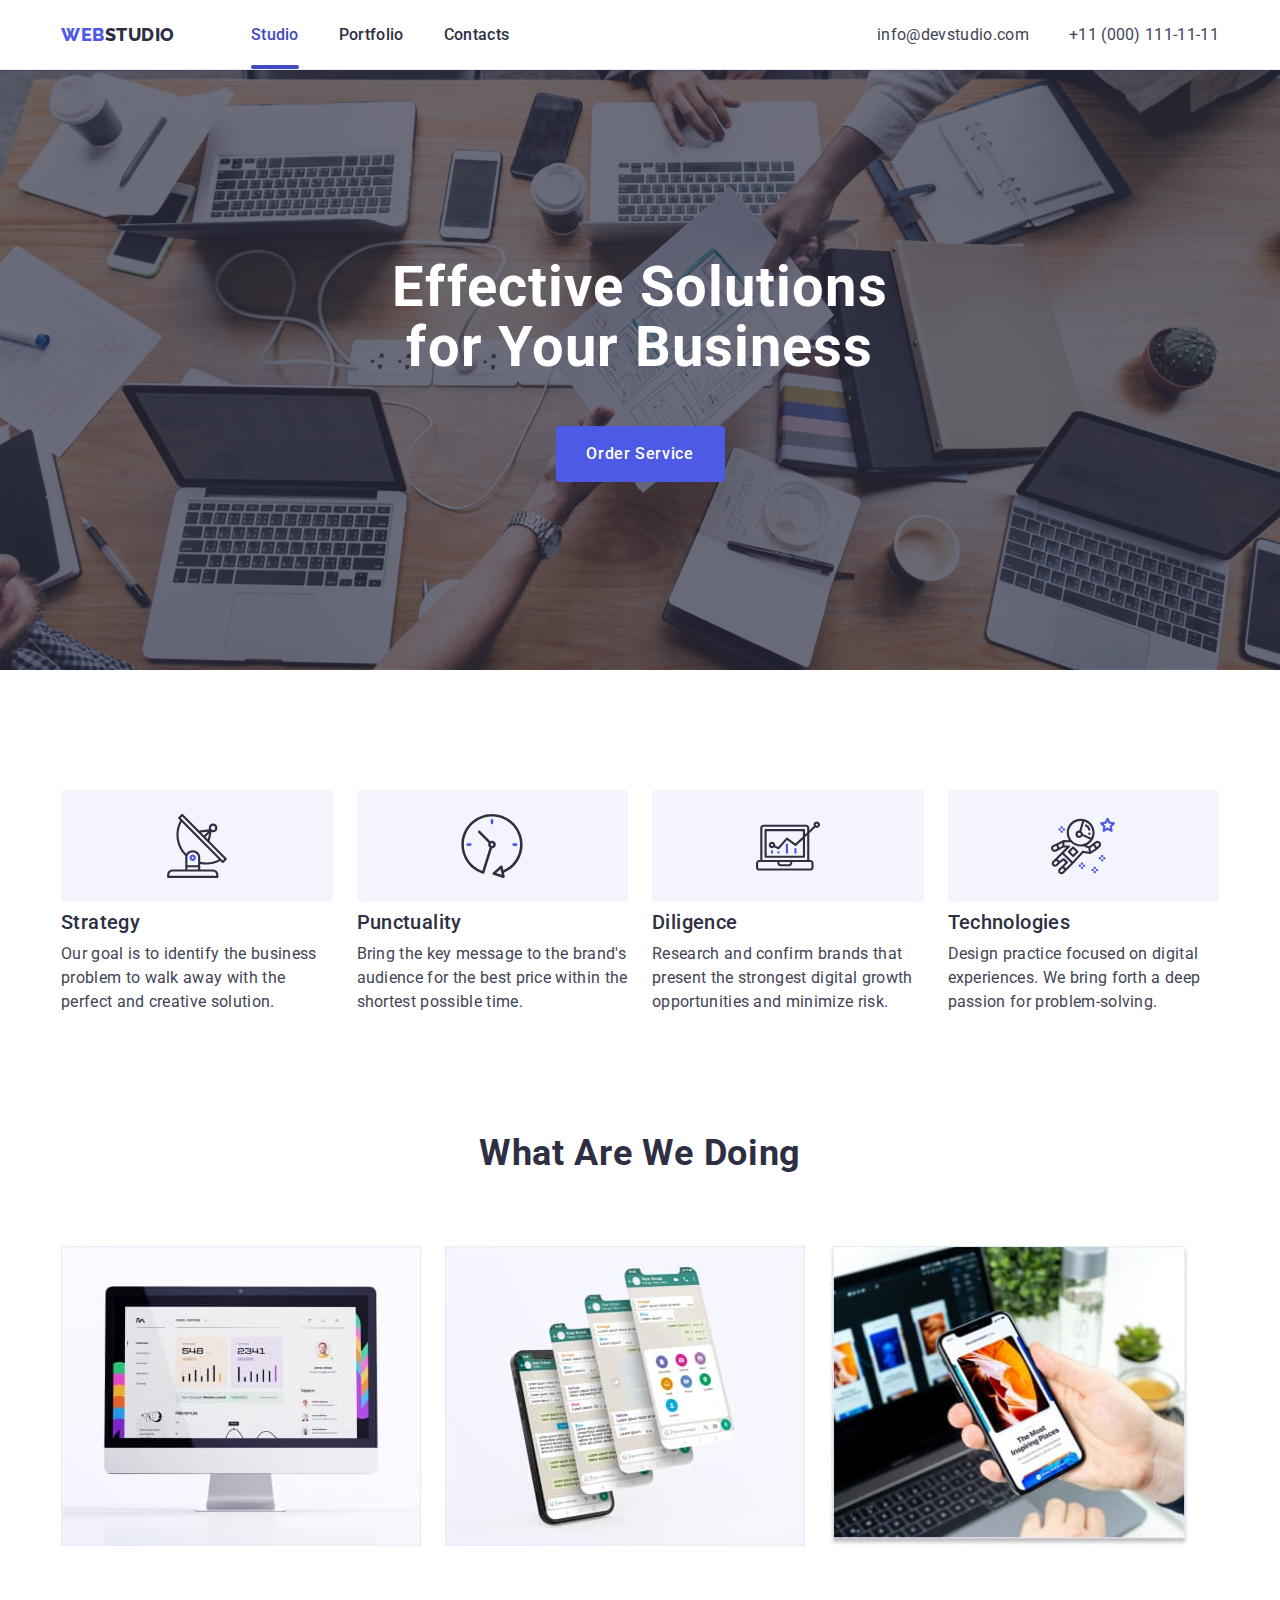
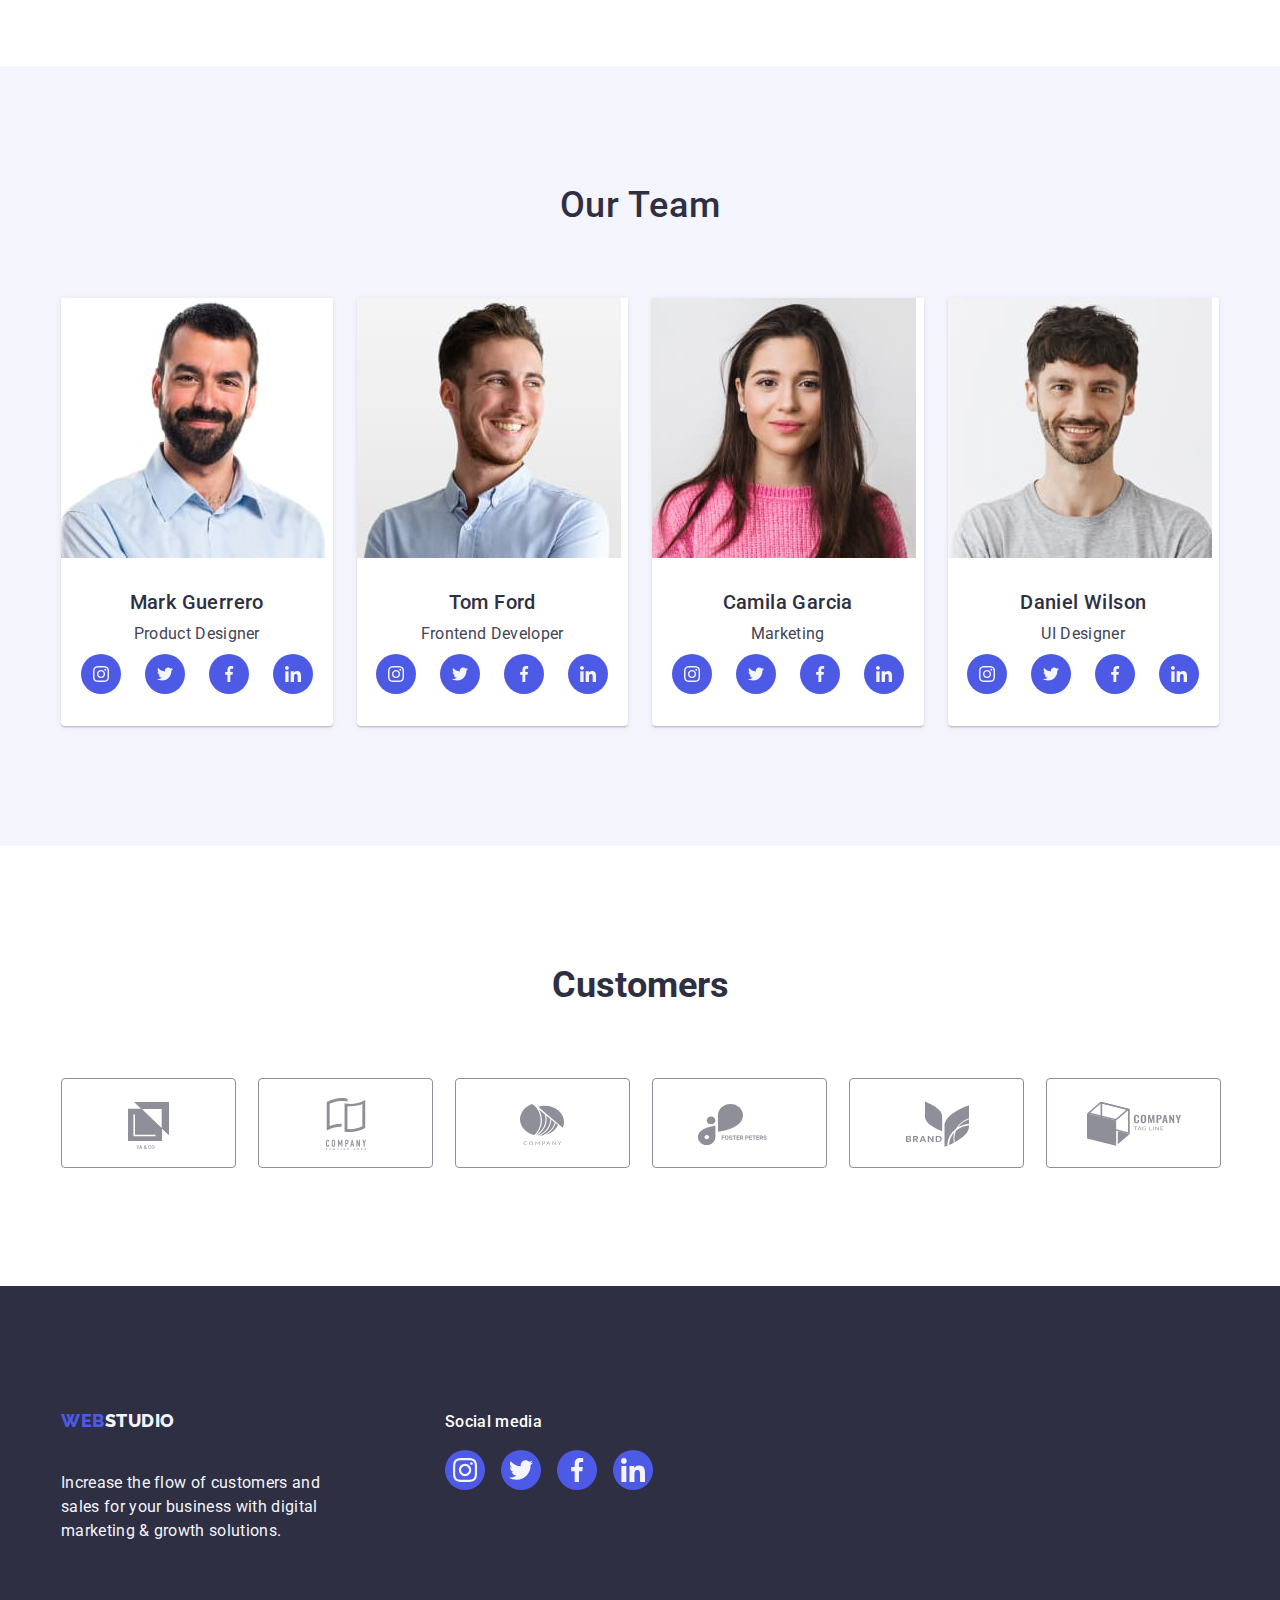
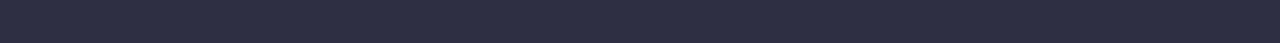
<file: index.html>
<!DOCTYPE html>
<html lang="en">
  <head>
    <meta charset="UTF-8" />
    <meta name="viewport" content="width=device-width, initial-scale=1.0" />
    <title>Homework #5</title>

    <!-- modern normalize -->
    <link
      rel="stylesheet"
      href="https://cdnjs.cloudflare.com/ajax/libs/modern-normalize/2.0.0/modern-normalize.min.css"
      integrity="sha512-4xo8blKMVCiXpTaLzQSLSw3KFOVPWhm/TRtuPVc4WG6kUgjH6J03IBuG7JZPkcWMxJ5huwaBpOpnwYElP/m6wg=="
      crossorigin="anonymous"
      referrerpolicy="no-referrer"
    />

    <link rel="preconnect" href="https://fonts.googleapis.com" />
    <link rel="preconnect" href="https://fonts.gstatic.com" crossorigin />
    <link
      href="https://fonts.googleapis.com/css2?family=Raleway:wght@100;200;300;400;500;600;700;900&family=Roboto:wght@100;300;400;500;700;900&display=swap"
      rel="stylesheet"
    />
    <link rel="stylesheet" href="./css/styles.css" />
  </head>

  <body>
    <!-- Header -->
    <header class="header">
      <div class="nav-container container">
        <nav class="nav">
          <a class="logo link" href="./index.html"
            >Web<span class="spanlogo">Studio</span></a
          >
          <ul class="list menu">
            <li class="list-header">
              <a class="link item active" href="./index.html">Studio</a>
            </li>
            <li class="list-header">
              <a class="link item" href="./portfolio.html">Portfolio</a>
            </li>
            <li class="list-header">
              <a class="link item" href="">Contacts</a>
            </li>
          </ul>
        </nav>

        <address class="address">
          <ul class="list">
            <li class="item">
              <a href="mailto:info@devstudio.com" class="link contact"
                >info@devstudio.com</a
              >
            </li>
            <li class="item">
              <a href="tel:+110001111111" class="link contact"
                >+11 (000) 111-11-11</a
              >
            </li>
          </ul>
        </address>
      </div>
    </header>
    <!-- Header -->
    <main>
      <!-- Section 1 -->
      <section class="section-one">
        <div class="container">
          <h1 class="hero-header">Effective Solutions for Your Business</h1>
          <button type="button" class="button" data-modal-open>
            Order Service
          </button>
        </div>
      </section>
      <!-- Section 1 -->

      <!-- Section 2 -->

      <section class="section-two">
        <div class="container">
          <h2 class="visually-hidden">List</h2>
          <ul class="list section-two-list">
            <li class="list-calc">
              <div class="icon-container">
                <svg xmlns="http://www.w3.org/2000/svg" width="64" height="64">
                  <use href="./images/icons.svg#antenna"></use>
                </svg>
              </div>
              <h3 class="section-header section-two-header">Strategy</h3>
              <p class="list-text">
                Our goal is to identify the business problem to walk away with
                the perfect and creative solution.
              </p>
            </li>
            <li class="list-calc">
              <div class="icon-container">
                <svg xmlns="http://www.w3.org/2000/svg" width="64" height="64">
                  <use href="./images/icons.svg#clock"></use>
                </svg>
              </div>
              <h3 class="section-header section-two-header">Punctuality</h3>
              <p class="list-text">
                Bring the key message to the brand's audience for the best price
                within the shortest possible time.
              </p>
            </li>
            <li class="list-calc">
              <div class="icon-container">
                <svg xmlns="http://www.w3.org/2000/svg" width="64" height="64">
                  <use href="./images/icons.svg#diagram"></use>
                </svg>
              </div>
              <h3 class="section-header section-two-header">Diligence</h3>
              <p class="list-text">
                Research and confirm brands that present the strongest digital
                growth opportunities and minimize risk.
              </p>
            </li>
            <li class="list-calc">
              <div class="icon-container">
                <svg xmlns="http://www.w3.org/2000/svg" width="64" height="64">
                  <use href="./images/icons.svg#astronaut"></use>
                </svg>
              </div>
              <h3 class="section-header section-two-header">Technologies</h3>
              <p class="list-text">
                Design practice focused on digital experiences. We bring forth a
                deep passion for problem-solving.
              </p>
            </li>
          </ul>
        </div>
      </section>
      <!-- Section 2 -->

      <!-- Section 3 -->
      <section class="section-three">
        <div class="container">
          <h2 class="sectionthree-header">What are we doing</h2>
          <ul class="list service">
            <li class="list-calc">
              <img
                src="./images/img1.jpg"
                alt="computer"
                width="360"
                height="300"
              />
            </li>
            <li class="list-calc">
              <img
                src="./images/img2.jpg"
                alt="cellphone"
                width="360"
                height="300"
              />
            </li>
            <li class="list-calc">
              <img
                src="./images/img3.jpg"
                alt="hands"
                width="360"
                height="300"
              />
            </li>
          </ul>
        </div>
      </section>
      <!-- Section 3 -->

      <!-- Section 4 -->
      <section class="section-four">
        <div class="container">
          <h2 class="sectionfour-header">Our Team</h2>
          <ul class="list team">
            <li class="sectionfour-list list-calc">
              <img
                src="./images/mark.jpg"
                alt="Mark Guerrero"
                width="264"
                height="260"
              />
              <div class="member-info">
                <h3 class="section-header section-four-name">Mark Guerrero</h3>
                <p class="sectionfour-text">Product Designer</p>
                <ul class="list socmed-list">
                  <!-- insagram-->
                  <li class="socmed-items">
                    <a href="#" class="socmed-link">
                      <svg
                        class="socmed-icon"
                        xmlns="http://www.w3.org/2000/svg"
                        width="16"
                        height="16"
                      >
                        <use href="./images/icons.svg#instagram"></use>
                      </svg>
                    </a>
                  </li>
                  <!-- insagram-->
                  <li class="socmed-items">
                    <a href="#" class="socmed-link">
                      <svg
                        class="socmed-icon"
                        xmlns="http://www.w3.org/2000/svg"
                        width="16"
                        height="16"
                      >
                        <use href="./images/icons.svg#twitter"></use>
                      </svg>
                    </a>
                  </li>
                  <!-- facebook-->
                  <li class="socmed-items">
                    <a href="#" class="socmed-link">
                      <svg
                        class="socmed-icon"
                        xmlns="http://www.w3.org/2000/svg"
                        width="16"
                        height="16"
                      >
                        <use href="./images/icons.svg#facebook"></use>
                      </svg>
                    </a>
                  </li>
                  <!-- facebook-->

                  <!-- linkedin-->
                  <li class="socmed-items">
                    <a href="#" class="socmed-link">
                      <svg
                        class="socmed-icon"
                        xmlns="http://www.w3.org/2000/svg"
                        width="16"
                        height="16"
                      >
                        <use href="./images/icons.svg#linkedin"></use>
                      </svg>
                    </a>
                  </li>
                </ul>
              </div>
            </li>

            <li class="sectionfour-list list-calc">
              <img
                src="./images/tom.jpg"
                alt="Tom Ford"
                width="264"
                height="260"
              />
              <div class="member-info">
                <h3 class="section-header section-four-name">Tom Ford</h3>
                <p class="sectionfour-text">Frontend Developer</p>
                <ul class="list socmed-list">
                  <!-- insagram-->
                  <li class="socmed-items">
                    <a href="#" class="socmed-link">
                      <svg
                        class="socmed-icon"
                        xmlns="http://www.w3.org/2000/svg"
                        width="16"
                        height="16"
                      >
                        <use href="./images/icons.svg#instagram"></use>
                      </svg>
                    </a>
                  </li>
                  <!-- insagram-->
                  <li class="socmed-items">
                    <a href="#" class="socmed-link">
                      <svg
                        class="socmed-icon"
                        xmlns="http://www.w3.org/2000/svg"
                        width="16"
                        height="16"
                      >
                        <use href="./images/icons.svg#twitter"></use>
                      </svg>
                    </a>
                  </li>
                  <!-- facebook-->
                  <li class="socmed-items">
                    <a href="#" class="socmed-link">
                      <svg
                        class="socmed-icon"
                        xmlns="http://www.w3.org/2000/svg"
                        width="16"
                        height="16"
                      >
                        <use href="./images/icons.svg#facebook"></use>
                      </svg>
                    </a>
                  </li>
                  <!-- facebook-->

                  <!-- linkedin-->
                  <li class="socmed-items">
                    <a href="#" class="socmed-link">
                      <svg
                        class="socmed-icon"
                        xmlns="http://www.w3.org/2000/svg"
                        width="16"
                        height="16"
                      >
                        <use href="./images/icons.svg#linkedin"></use>
                      </svg>
                    </a>
                  </li>
                </ul>
              </div>
            </li>

            <li class="sectionfour-list list-calc">
              <img
                src="./images/camila.jpg"
                alt="Camila Garcia"
                width="264"
                height="260"
              />
              <div class="member-info">
                <h3 class="section-header section-four-name">Camila Garcia</h3>
                <p class="sectionfour-text">Marketing</p>
                <ul class="list socmed-list">
                  <!-- insagram-->
                  <li class="socmed-items">
                    <a href="#" class="socmed-link">
                      <svg
                        class="socmed-icon"
                        xmlns="http://www.w3.org/2000/svg"
                        width="16"
                        height="16"
                      >
                        <use href="./images/icons.svg#instagram"></use>
                      </svg>
                    </a>
                  </li>
                  <!-- insagram-->
                  <li class="socmed-items">
                    <a href="#" class="socmed-link">
                      <svg
                        class="socmed-icon"
                        xmlns="http://www.w3.org/2000/svg"
                        width="16"
                        height="16"
                      >
                        <use href="./images/icons.svg#twitter"></use>
                      </svg>
                    </a>
                  </li>
                  <!-- facebook-->
                  <li class="socmed-items">
                    <a href="#" class="socmed-link">
                      <svg
                        class="socmed-icon"
                        xmlns="http://www.w3.org/2000/svg"
                        width="16"
                        height="16"
                      >
                        <use href="./images/icons.svg#facebook"></use>
                      </svg>
                    </a>
                  </li>
                  <!-- facebook-->

                  <!-- linkedin-->
                  <li class="socmed-items">
                    <a href="#" class="socmed-link">
                      <svg
                        class="socmed-icon"
                        xmlns="http://www.w3.org/2000/svg"
                        width="16"
                        height="16"
                      >
                        <use href="./images/icons.svg#linkedin"></use>
                      </svg>
                    </a>
                  </li>
                </ul>
              </div>
            </li>

            <li class="sectionfour-list list-calc">
              <img
                src="./images/daniel.jpg"
                alt="Daniel Wilson"
                width="264"
                height="260"
              />
              <div class="member-info">
                <h3 class="section-header section-four-name">Daniel Wilson</h3>
                <p class="sectionfour-text">UI Designer</p>
                <ul class="list socmed-list">
                  <!-- insagram-->
                  <li class="socmed-items">
                    <a href="#" class="socmed-link">
                      <svg
                        class="socmed-icon"
                        xmlns="http://www.w3.org/2000/svg"
                        width="16"
                        height="16"
                      >
                        <use href="./images/icons.svg#instagram"></use>
                      </svg>
                    </a>
                  </li>
                  <!-- insagram-->
                  <li class="socmed-items">
                    <a href="#" class="socmed-link">
                      <svg
                        class="socmed-icon"
                        xmlns="http://www.w3.org/2000/svg"
                        width="16"
                        height="16"
                      >
                        <use href="./images/icons.svg#twitter"></use>
                      </svg>
                    </a>
                  </li>
                  <!-- facebook-->
                  <li class="socmed-items">
                    <a href="#" class="socmed-link">
                      <svg
                        class="socmed-icon"
                        xmlns="http://www.w3.org/2000/svg"
                        width="16"
                        height="16"
                      >
                        <use href="./images/icons.svg#facebook"></use>
                      </svg>
                    </a>
                  </li>
                  <!-- facebook-->

                  <!-- linkedin-->
                  <li class="socmed-items">
                    <a href="#" class="socmed-link">
                      <svg
                        class="socmed-icon"
                        xmlns="http://www.w3.org/2000/svg"
                        width="16"
                        height="16"
                      >
                        <use href="./images/icons.svg#linkedin"></use>
                      </svg>
                    </a>
                  </li>
                </ul>
              </div>
            </li>
          </ul>
        </div>
      </section>
      <!-- Section 4 -->

      <!-- Section 5 -->
      <section class="section-five">
        <div class="container">
          <h2 class="section-five-header">Customers</h2>

          <ul class="customer list">
            <!--customer one-->
            <li class="customer-list">
              <a href="#" class="customer-link">
                <svg
                  xmlns="http://www.w3.org/2000/svg"
                  width="104"
                  height="56"
                  class="customer-icon"
                >
                  <use href="./images/icons.svg#customer-one"></use>
                </svg>
              </a>
            </li>

            <!--customer two-->
            <li class="customer-list">
              <a href="#" class="customer-link">
                <svg
                  xmlns="http://www.w3.org/2000/svg"
                  width="104"
                  height="56"
                  class="customer-icon"
                >
                  <use href="./images/icons.svg#customer-two"></use>
                </svg>
              </a>
            </li>

            <!--customer three-->
            <li class="customer-list">
              <a href="#" class="customer-link">
                <svg
                  xmlns="http://www.w3.org/2000/svg"
                  width="104"
                  height="56"
                  class="customer-icon"
                >
                  <use href="./images/icons.svg#customer-three"></use>
                </svg>
              </a>
            </li>

            <!--customer four-->
            <li class="customer-list">
              <a href="#" class="customer-link">
                <svg
                  xmlns="http://www.w3.org/2000/svg"
                  width="104"
                  height="56"
                  class="customer-icon"
                >
                  <use href="./images/icons.svg#customer-four"></use>
                </svg>
              </a>
            </li>

            <!--customer five-->
            <li class="customer-list">
              <a href="#" class="customer-link">
                <svg
                  xmlns="http://www.w3.org/2000/svg"
                  width="104"
                  height="56"
                  class="customer-icon"
                >
                  <use href="./images/icons.svg#customer-five"></use>
                </svg>
              </a>
            </li>

            <!--customer six-->
            <li class="customer-list">
              <a href="#" class="customer-link">
                <svg
                  xmlns="http://www.w3.org/2000/svg"
                  width="104"
                  height="56"
                  class="customer-icon"
                >
                  <use href="./images/icons.svg#customer-six"></use>
                </svg>
              </a>
            </li>
          </ul>
        </div>
      </section>
      <!-- Section 5 -->
    </main>

    <!--footer-->
    <footer class="footer">
      <div class="container footer-container">
        <div class="footer-wrapper">
          <a href="./index.html" class="logo link footer-link"
            >Web<span class="logofooter">Studio</span></a
          >
          <p class="footerp">
            Increase the flow of customers and sales for your business with
            digital marketing & growth solutions.
          </p>
        </div>

        <div class="footer-wrapper">
          <p class="footer-psocmed">Social media</p>
          <ul class="list footer-socmed">
            <!-- insagram-->
            <li class="footer-socmed-icons">
              <a href="#" class="footer-socmed-link">
                <svg
                  class="footer-socmed-icon"
                  xmlns="http://www.w3.org/2000/svg"
                  width="24"
                  height="24"
                >
                  <use href="./images/icons.svg#footer-instagram"></use>
                </svg>
              </a>
            </li>
            <!-- insagram-->
            <li class="footer-socmed-icons">
              <a href="#" class="footer-socmed-link">
                <svg
                  class="footer-socmed-icon"
                  xmlns="http://www.w3.org/2000/svg"
                  width="24"
                  height="24"
                >
                  <use href="./images/icons.svg#footer-twitter"></use>
                </svg>
              </a>
            </li>
            <!-- facebook-->
            <li class="footer-socmed-icons">
              <a href="#" class="footer-socmed-link">
                <svg
                  class="footer-socmed-icon"
                  xmlns="http://www.w3.org/2000/svg"
                  width="24"
                  height="24"
                >
                  <use href="./images/icons.svg#footer-facebook"></use>
                </svg>
              </a>
            </li>
            <!-- facebook-->

            <!-- linkedin-->
            <li class="footer-socmed-icons">
              <a href="#" class="footer-socmed-link">
                <svg
                  class="footer-socmed-icon"
                  xmlns="http://www.w3.org/2000/svg"
                  width="24"
                  height="24"
                >
                  <use href="./images/icons.svg#footer-linkedin"></use>
                </svg>
              </a>
            </li>
          </ul>
        </div>
      </div>
    </footer>
    <!--modal-->
    <div class="modal-order-service is-hidden" data-modal>
      <div class="modal-window">
        <button type="button" class="modal-close-button" data-modal-close>
          <svg
            class="modal-close-icon"
            xmlns="http://www.w3.org/2000/svg"
            width="8"
            height="8"
          >
            <use href="./images/icons.svg#modal-close"></use>
          </svg>
        </button>
      </div>
    </div>
    <!--modal-->

    <script src="./js/modal.js"></script>
  </body>
</html>
</file>
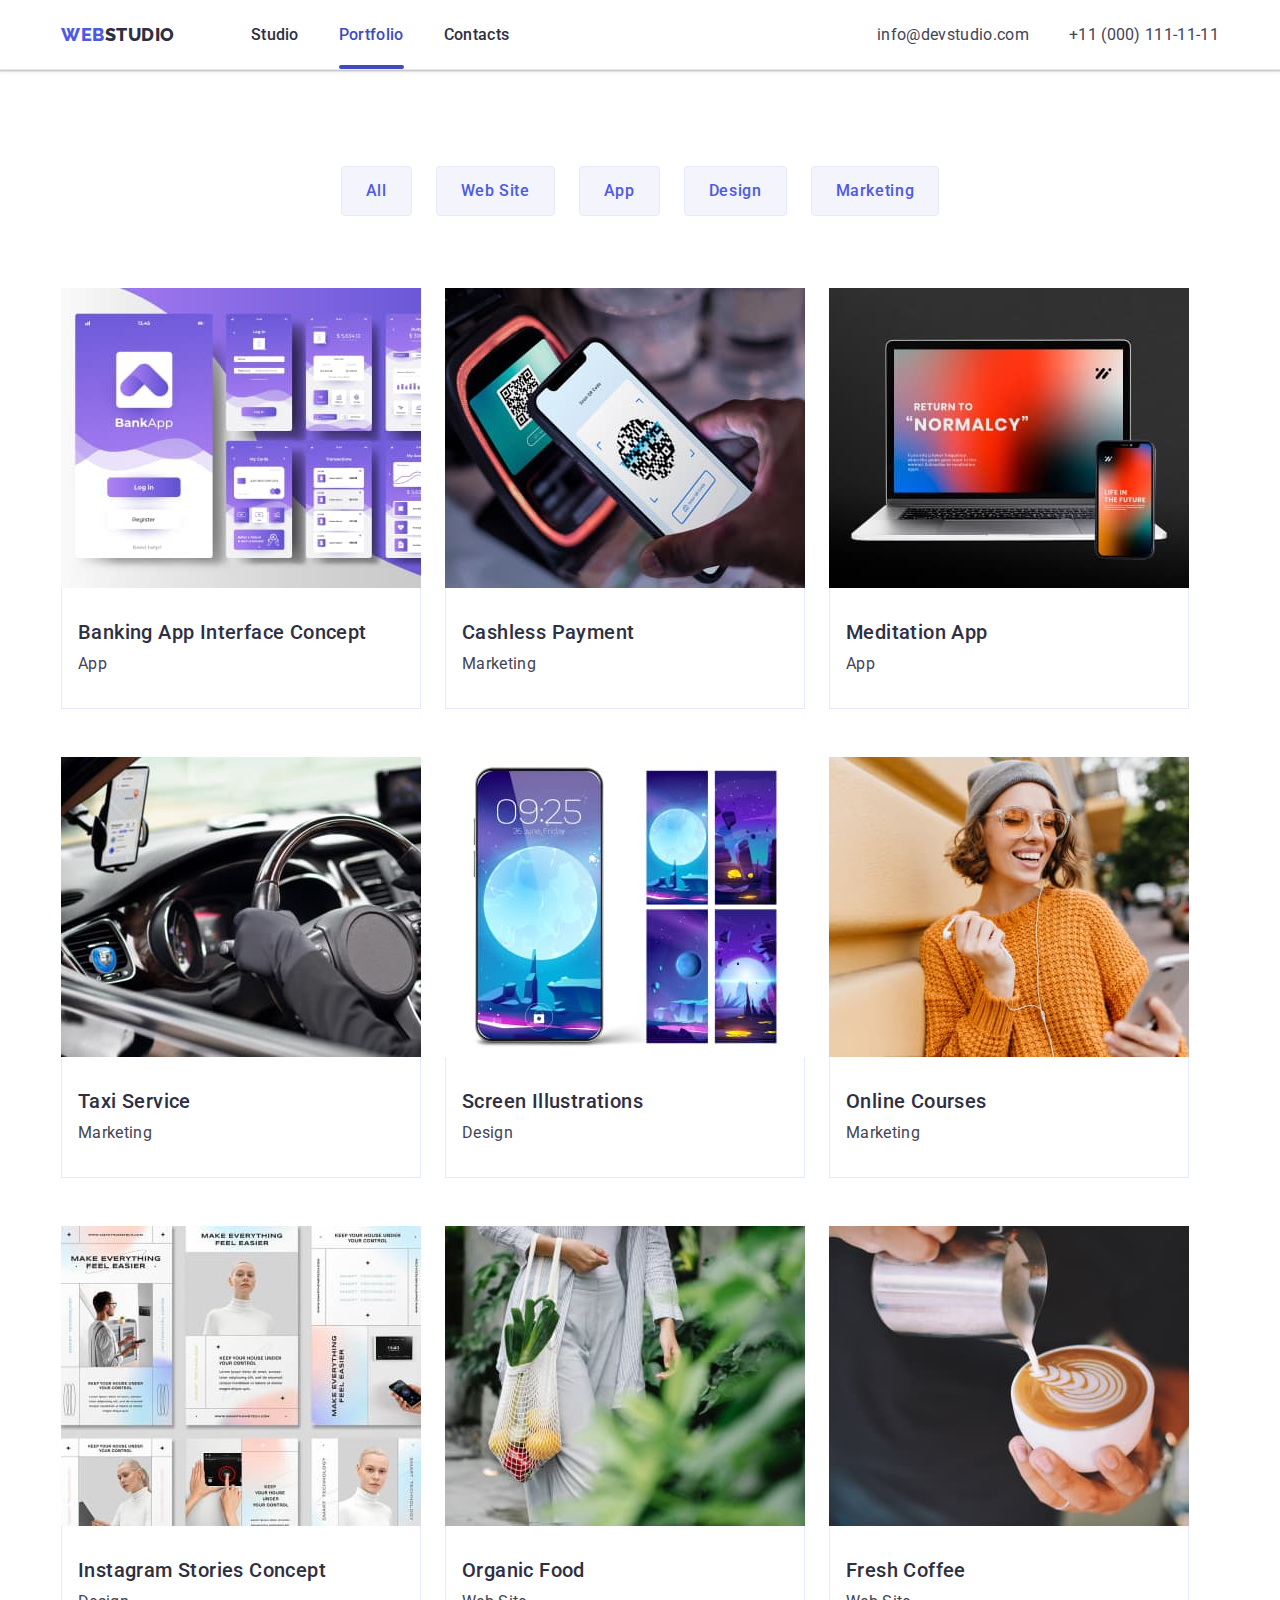
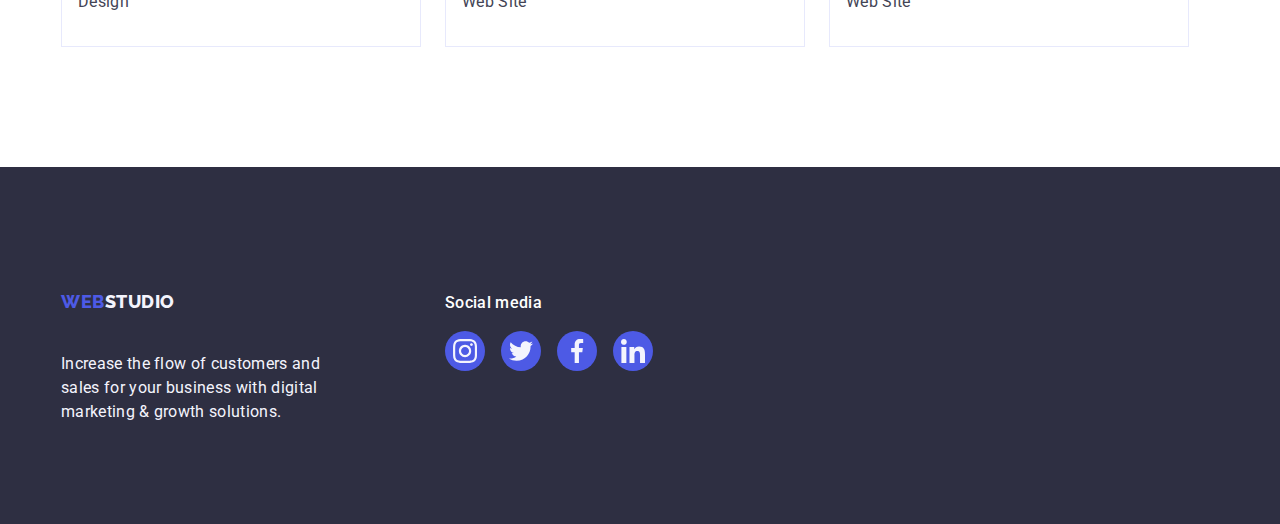
<file: portfolio.html>
<!DOCTYPE html>
<html lang="en">
  <head>
    <meta charset="UTF-8" />
    <meta name="viewport" content="width=device-width, initial-scale=1.0" />
    <title>Portfolio</title>

    <!-- modern normalize -->
    <link
      rel="stylesheet"
      href="https://cdnjs.cloudflare.com/ajax/libs/modern-normalize/2.0.0/modern-normalize.min.css"
      integrity="sha512-4xo8blKMVCiXpTaLzQSLSw3KFOVPWhm/TRtuPVc4WG6kUgjH6J03IBuG7JZPkcWMxJ5huwaBpOpnwYElP/m6wg=="
      crossorigin="anonymous"
      referrerpolicy="no-referrer"
    />

    <link rel="preconnect" href="https://fonts.googleapis.com" />
    <link rel="preconnect" href="https://fonts.gstatic.com" crossorigin />
    <link
      href="https://fonts.googleapis.com/css2?family=Montserrat:wght@600&family=Raleway:wght@800&family=Roboto:wght@400;500;700;900&display=swap"
      rel="stylesheet"
    />
    <link rel="stylesheet" href="./css/styles.css" />
  </head>
  <body>
    <!-- Header -->
    <header class="header">
      <div class="nav-container container">
        <nav class="nav">
          <a class="logo link" href="./index.html"
            >Web<span class="spanlogo">Studio</span></a
          >
          <ul class="list menu">
            <li class="list-header">
              <a class="link item" href="./index.html">Studio</a>
            </li>
            <li class="list-header">
              <a class="link item active" href="./portfolio.html">Portfolio</a>
            </li>
            <li class="list-header">
              <a class="link item" href="">Contacts</a>
            </li>
          </ul>
        </nav>

        <address class="address">
          <ul class="list">
            <li class="item">
              <a href="mailto:info@devstudio.com" class="link contact"
                >info@devstudio.com</a
              >
            </li>
            <li class="item">
              <a href="tel:+110001111111" class="link contact"
                >+11 (000) 111-11-11</a
              >
            </li>
          </ul>
        </address>
      </div>
    </header>

    <!-- Main -->

    <main>
      <section class="main-portfolio">
        <div class="container">
          <h1 class="visually-hidden">Services</h1>
          <ul class="list btn">
            <li><button type="button" class="btn-item">All</button></li>
            <li><button type="button" class="btn-item">Web Site</button></li>
            <li><button type="button" class="btn-item">App</button></li>
            <li><button type="button" class="btn-item">Design</button></li>
            <li><button type="button" class="btn-item">Marketing</button></li>
          </ul>

          <ul class="list service-portoflio">
            <li class="list-calc">
              <a class="services-link">
                <div class="service-img">
                  <img
                    src="./images/banking-app.jpg"
                    alt="banking app"
                    width="360"
                  />
                  <p class="svc-img-desc">
                    14 Stylish and User-Friendly App Design Concepts · Task
                    Manager App · Calorie Tracker App · Exotic Fruit Ecommerce
                    App · Cloud Storage App
                  </p>
                </div>
                <div class="service-text">
                  <h2 class="section-header">Banking App Interface Concept</h2>
                  <p class="list-text">App</p>
                </div>
              </a>
            </li>

            <li class="list-calc">
              <a class="services-link">
                <div class="service-img">
                  <img
                    src="./images/cashless-payment.jpg"
                    alt="cashless payment"
                    width="360"
                  />
                  <p class="svc-img-desc">
                    14 Stylish and User-Friendly App Design Concepts · Task
                    Manager App · Calorie Tracker App · Exotic Fruit Ecommerce
                    App · Cloud Storage App
                  </p>
                </div>
                <div class="service-text">
                  <h2 class="section-header">Cashless Payment</h2>
                  <p class="list-text">Marketing</p>
                </div>
              </a>
            </li>

            <li class="list-calc">
              <a class="services-link">
                <div class="service-img">
                  <img
                    src="./images/meditation-app.jpg"
                    alt="meditation app"
                    width="360"
                  />
                  <p class="svc-img-desc">
                    14 Stylish and User-Friendly App Design Concepts · Task
                    Manager App · Calorie Tracker App · Exotic Fruit Ecommerce
                    App · Cloud Storage App
                  </p>
                </div>
                <div class="service-text">
                  <h2 class="section-header">Meditation App</h2>
                  <p class="list-text">App</p>
                </div>
              </a>
            </li>

            <li class="list-calc">
              <a class="services-link">
                <div class="service-img">
                  <img
                    src="./images/taxi-service.jpg"
                    alt="taxi service"
                    width="360"
                  />
                  <p class="svc-img-desc">
                    14 Stylish and User-Friendly App Design Concepts · Task
                    Manager App · Calorie Tracker App · Exotic Fruit Ecommerce
                    App · Cloud Storage App
                  </p>
                </div>
                <div class="service-text">
                  <h2 class="section-header">Taxi Service</h2>
                  <p class="list-text">Marketing</p>
                </div>
              </a>
            </li>

            <li class="list-calc">
              <a class="services-link">
                <div class="service-img">
                  <img
                    src="./images/screen-illustrations.jpg"
                    alt="screen illustrations"
                    width="360"
                  />
                  <p class="svc-img-desc">
                    14 Stylish and User-Friendly App Design Concepts · Task
                    Manager App · Calorie Tracker App · Exotic Fruit Ecommerce
                    App · Cloud Storage App
                  </p>
                </div>
                <div class="service-text">
                  <h2 class="section-header">Screen Illustrations</h2>
                  <p class="list-text">Design</p>
                </div>
              </a>
            </li>

            <li class="list-calc">
              <a class="services-link">
                <div class="service-img">
                  <img
                    src="./images/online-courses.jpg"
                    alt="online courses"
                    width="360"
                  />
                  <p class="svc-img-desc">
                    14 Stylish and User-Friendly App Design Concepts · Task
                    Manager App · Calorie Tracker App · Exotic Fruit Ecommerce
                    App · Cloud Storage App
                  </p>
                </div>
                <div class="service-text">
                  <h2 class="section-header">Online Courses</h2>
                  <p class="list-text">Marketing</p>
                </div>
              </a>
            </li>

            <li class="list-calc">
              <a class="services-link">
                <div class="service-img">
                  <img
                    src="./images/instragram.jpg"
                    alt="instragram"
                    width="360"
                  />
                  <p class="svc-img-desc">
                    14 Stylish and User-Friendly App Design Concepts · Task
                    Manager App · Calorie Tracker App · Exotic Fruit Ecommerce
                    App · Cloud Storage App
                  </p>
                </div>
                <div class="service-text">
                  <h2 class="section-header">Instagram Stories Concept</h2>
                  <p class="list-text">Design</p>
                </div>
              </a>
            </li>
            <li class="list-calc">
              <a class="services-link">
                <div class="service-img">
                  <img
                    src="./images/organic-food.jpg"
                    alt="organic food"
                    width="360"
                  />
                  <p class="svc-img-desc">
                    14 Stylish and User-Friendly App Design Concepts · Task
                    Manager App · Calorie Tracker App · Exotic Fruit Ecommerce
                    App · Cloud Storage App
                  </p>
                </div>
                <div class="service-text">
                  <h2 class="section-header">Organic Food</h2>
                  <p class="list-text">Web Site</p>
                </div>
              </a>
            </li>

            <li class="list-calc">
              <a class="services-link">
                <div class="service-img">
                  <img
                    src="./images/fresh-coffee.jpg"
                    alt="fresh coffee"
                    width="360"
                  />
                  <p class="svc-img-desc">
                    14 Stylish and User-Friendly App Design Concepts · Task
                    Manager App · Calorie Tracker App · Exotic Fruit Ecommerce
                    App · Cloud Storage App
                  </p>
                </div>
                <div class="service-text">
                  <h2 class="section-header">Fresh Coffee</h2>
                  <p class="list-text">Web Site</p>
                </div>
              </a>
            </li>
          </ul>
        </div>
      </section>
    </main>

    <!--footer-->
    <footer class="footer">
      <div class="container footer-container">
        <div class="footer-wrapper">
          <a href="./index.html" class="logo link footer-link"
            >Web<span class="logofooter">Studio</span></a
          >
          <p class="footerp">
            Increase the flow of customers and sales for your business with
            digital marketing & growth solutions.
          </p>
        </div>

        <div class="footer-wrapper">
          <p class="footer-psocmed">Social media</p>
          <ul class="list footer-socmed">
            <!-- insagram-->
            <li class="footer-socmed-icons">
              <a href="#" class="footer-socmed-link">
                <svg
                  class="footer-socmed-icon"
                  xmlns="http://www.w3.org/2000/svg"
                  width="24"
                  height="24"
                >
                  <use href="./images/icons.svg#footer-instagram"></use>
                </svg>
              </a>
            </li>
            <!-- insagram-->
            <li class="footer-socmed-icons">
              <a href="#" class="footer-socmed-link">
                <svg
                  class="footer-socmed-icon"
                  xmlns="http://www.w3.org/2000/svg"
                  width="24"
                  height="24"
                >
                  <use href="./images/icons.svg#footer-twitter"></use>
                </svg>
              </a>
            </li>
            <!-- facebook-->
            <li class="footer-socmed-icons">
              <a href="#" class="footer-socmed-link">
                <svg
                  class="footer-socmed-icon"
                  xmlns="http://www.w3.org/2000/svg"
                  width="24"
                  height="24"
                >
                  <use href="./images/icons.svg#footer-facebook"></use>
                </svg>
              </a>
            </li>
            <!-- facebook-->

            <!-- linkedin-->
            <li class="footer-socmed-icons">
              <a href="#" class="footer-socmed-link">
                <svg
                  class="footer-socmed-icon"
                  xmlns="http://www.w3.org/2000/svg"
                  width="24"
                  height="24"
                >
                  <use href="./images/icons.svg#footer-linkedin"></use>
                </svg>
              </a>
            </li>
          </ul>
        </div>
      </div>
    </footer>
  </body>
</html>
</file>
<file: css/styles.css>
* {
  padding: 0;
  margin: 0;
}

:root {
  --Roboto: "Roboto", sans-serif;
  --Raleway: "Raleway", sans-serif;
  --White: #ffffff;
  --Slate: #434455;
  --Navy-blue: #2e2f42;
  --Ocean: #404bbf;
  --Iris: #4d5ae5;
  --Cloud: #f4f4fd;
  --Cornflower: #e7e9fc;
  --Green: #31d0aa;
  --light-slate: #8e8f99;
  --Dairy: #fcfcfc;
}

.container {
  width: 1158px;
  margin: 0 auto;
  padding: 0 15px;
}

.nav-container {
  display: flex;
  justify-content: space-between;
}

.nav,
.address {
  display: flex;
  align-items: center;
}

.menu {
  display: flex;
  gap: 40px;
}

.address > .list {
  display: flex;
  gap: 40px;
}

.header {
  border-bottom: 1px solid var(--Cornflower);
  box-shadow: 0px 2px 1px rgba(46, 47, 66, 0.08),
    0px 1px 1px rgba(46, 47, 66, 0.16), 0px 1px 6px rgba(46, 47, 66, 0.08);
}

.list {
  list-style: none;
}

.address {
  font-style: normal;
}

.contact {
  font-size: 16px;
  line-height: 1.5;
  letter-spacing: 0.02em;
  color: var(--Slate);
}

.list-header {
  font-weight: 500;
  font-size: 16px;
  line-height: 1.5;
  letter-spacing: 0.02em;
  color: var(--Navy-blue);
}

body {
  font-family: var(--Roboto);
  color: var(--Slate);
  background-color: var(--White);
}

.link {
  text-decoration: none;
  padding: 24px 0;
}

.link.item.active {
  position: relative;
  transition: color 250ms cubic-bezier(0.4, 0, 0.2, 1);
  color: var(--Ocean);
}

.active::after {
  content: "";
  position: absolute;
  left: 0;
  bottom: -1px;
  height: 4px;
  background-color: var(--Ocean);
  border-radius: 2px;
  width: 100%;
}

.item {
  font-size: 16px;
  line-height: 1.5;
  letter-spacing: 0.02em;
  color: var(--Navy-blue);
  text-decoration: none;
}

.item > .link {
  transition: color 250ms cubic-bezier(0.4, 0, 0.2, 1);
}

.link:focus,
.link:hover {
  color: var(--Ocean);
}

/* logo */
.logo {
  font-family: var(--Raleway);
  font-weight: 800;
  font-size: 18px;
  line-height: 1.17;
  letter-spacing: 0.03em;
  text-transform: uppercase;
  color: var(--Iris);
  margin-right: 76px;
}

.spanlogo {
  color: var(--Navy-blue);
}

.logofooter {
  color: var(--Cloud);
}

/* section one */
.section-one {
  background-color: var(--Navy-blue);
  font-family: var(--Roboto);
  padding: 188px 0;
  background-image: linear-gradient(
      rgba(46, 47, 66, 0.7),
      rgba(46, 47, 66, 0.7)
    ),
    url(../images/hero-people-office.jpg);

  background-repeat: no-repeat;
  background-position: center;
  background-size: cover;
  max-width: 1440px, 1440px;
}

.icon-container {
  display: flex;
  align-items: center;
  justify-content: center;
  height: 112px;
  background-color: var(--Cloud);
  border-radius: 4px;
  margin-bottom: 8px;
}

.button {
  background-color: var(--Iris);
  font-family: var(--Roboto);
  font-weight: 500;
  font-size: 16px;
  line-height: 1.5;
  letter-spacing: 0.04em;
  color: var(--White);
  cursor: pointer;
  height: 56px;
  border: none;
  min-width: 169px;
  border-radius: 4px;
  display: block;
  margin: 0 auto;
  transition: background-color 250ms cubic-bezier(0.4, 0, 0.2, 1);
}

.button:hover,
.button:focus {
  background-color: var(--Ocean);
}

.hero-header {
  font-size: 56px;
  line-height: 1.07;
  text-align: center;
  letter-spacing: 0.02em;
  color: var(--White);
  max-width: 496px;
  margin: 0 auto 48px;
}

.list-text {
  line-height: 1.5;
  letter-spacing: 0.02em;
}

.section-header {
  font-size: 20px;
  line-height: 1.2;
  letter-spacing: 0.02em;
  color: var(--Navy-blue);
  font-weight: 500;
  margin-bottom: 8px;
}

/* section two */

.section-two {
  padding: 120px 0;
}

.visually-hidden {
  position: absolute;
  width: 1px;
  height: 1px;
  margin: -1px;
  border: 0;
  padding: 0;
  white-space: nowrap;
  clip-path: inset(100%);
  clip: rect(0 0 0 0);
  overflow: hidden;
}
.section-two-list {
  display: flex;
  gap: 24px;
}

.section-two-header {
  margin-bottom: 8px;
}
.list-calc {
  flex-basis: calc((100% - 72px) / 4);
}

/*section three*/
.section-three {
  padding-bottom: 120px;
}

.sectionthree-header {
  font-size: 36px;
  line-height: 1.11;
  text-align: center;
  letter-spacing: 0.02em;
  text-transform: capitalize;
  color: var(--Navy-blue);
  margin-bottom: 72px;
}

.service {
  display: flex;
  gap: 24px;
}
/*section four*/

.sectionfour-header {
  font-weight: 500;
  font-size: 36px;
  line-height: 1.11;
  letter-spacing: 0.02em;
  color: var(--Navy-blue);
  text-transform: capitalize;
  text-align: center;
  margin-bottom: 72px;
}

.sectionfour-text {
  font-size: 16px;
  line-height: 1.5;
  letter-spacing: 0.02em;
  color: var(--Slate);
  text-align: center;
}

.sectionfour-list {
  background-color: var(--White);
  border-radius: 0px 0px 4px 4px;
  box-shadow: 0px 1px 6px rgba(46, 47, 66, 0.08),
    0px 1px 1px rgba(46, 47, 66, 0.16), 0px 2px 1px rgba(46, 47, 66, 0.08);
}

.section-four {
  background-color: var(--Cloud);
  padding: 120px 0;
}

.section-four-name {
  text-align: center;
  margin-bottom: 8px;
}

.team {
  display: flex;
  gap: 24px;
}

.member-info {
  padding: 32px 0;
}

.socmed-list {
  display: flex;
  justify-content: center;
  gap: 24px;
  margin-top: 8px;
}

.socmed-icon {
  fill: var(--Cloud);
  gap: 24px;
  align-items: center;
}

.socmed-items {
  width: 40px;
  height: 40px;
}

.socmed-link {
  width: 100%;
  height: 100%;
  background-color: var(--Iris);
  justify-content: center;
  border-radius: 50%;
  display: flex;
  align-items: center;
  transition: background-color 250ms cubic-bezier(0.4, 0, 0.2, 1);
}

.socmed-link:hover,
.socmed-link:focus {
  background-color: var(--Ocean);
}
/*img block*/
img {
  display: block;
}

/*section five*/

.section-five {
  padding: 120px 0;
}

.section-five-header {
  font-size: 36px;
  line-height: 1.11;
  color: var(--Navy-blue);
  margin-bottom: 72px;
  text-align: center;
}

.customer {
  display: flex;
  gap: 24px;
}

.customer-list {
  width: calc((100% - 120px) / 6);
  height: 88px;
}

.customer-link {
  width: 100%;
  height: 100%;
  border: 1px solid var(--light-slate);
  border-radius: 4px;
  display: flex;
  align-items: center;
  justify-content: center;
  color: var(--light-slate);
  transition: border-color 250ms cubic-bezier(0.4, 0, 0.2, 1),
    color 250ms cubic-bezier(0.4, 0, 0.2, 1);
}

.customer-link:hover,
.customer-link:focus {
  border-color: var(--Ocean);
  color: var(--Ocean);
}

.customer-icon {
  fill: currentColor;
}

/* footer */

.footer-psocmed {
  font-weight: 500;
  font-size: 16px;
  line-height: 1.5;
  letter-spacing: 0.02em;
  color: var(--White);
  margin-bottom: 16px;
}

.footer-wrapper {
  margin-right: 120px;
}

.footer-container {
  display: flex;
  align-items: baseline;
}

.footer-socmed {
  display: flex;
  gap: 16px;
}

.footer-socmed-icons {
  width: 40px;
  height: 40px;
}

.footer-socmed-link {
  width: 100%;
  height: 100%;
  background-color: var(--Iris);
  border-radius: 50%;
  display: flex;
  align-items: center;
  justify-content: center;
  transition: background-color 250ms cubic-bezier(0.4, 0, 0.2, 1);
}

.footer-socmed-link:hover,
.footer-socmed-link:focus {
  background-color: var(--Green);
}
.footer-socmed-icon {
  fill: var(--Cloud);
}
/* footer logo */
.footer {
  line-height: 1.5;
  letter-spacing: 0.02em;
  font-family: "Roboto", sans-serif;
  background-color: var(--Navy-blue);
  padding: 100px 0;
}

.footer-link {
  display: inline-block;
  margin-bottom: 16px;
}

.footerp {
  color: var(--Cloud);
  max-width: 264px;
}

/*Portfolio*/
.btn {
  display: flex;
  justify-content: center;
  gap: 24px;
  margin-bottom: 72px;
}
.btn-item {
  font-family: var(--Roboto);
  font-weight: 500;
  font-size: 16px;
  line-height: 1.5;
  letter-spacing: 0.04em;
  color: var(--Iris);
  background-color: var(--Cloud);
  cursor: pointer;
  border: 1px solid var(--Cornflower);
  padding: 12px 24px;
  border-radius: 4px;
  transition: color 250ms cubic-bezier(0.4, 0, 0.2, 1),
    background-color 250ms cubic-bezier(0.4, 0, 0.2, 1),
    border-color 250ms cubic-bezier(0.4, 0, 0.2, 1),
    box-shadow 250ms cubic-bezier(0.4, 0, 0.2, 1);
}

.btn-item:focus,
.btn-item:hover {
  color: var(--White);
  background-color: var(--Ocean);
  border: 1px solid transparent;
  box-shadow: 0px 3px 1px rgba(0, 0, 0, 0.1), 0px 2px 1px rgba(0, 0, 0, 0.08),
    0px 2px 2px rgba(0, 0, 0, 0.12);
}

.main-portfolio {
  padding: 96px 0 120px 0;
}

.service-portoflio {
  display: flex;
  flex-wrap: wrap;
  column-gap: 24px;
  row-gap: 48px;
}

.service-text {
  padding: 32px 16px;
  border: 1px solid var(--Cornflower);
  border-top: none;
}

.services-link {
  display: block;
  transition: box-shadow 250ms cubic-bezier(0.4, 0, 0.2, 1);
}

.services-link:hover .svc-img-desc,
.services-link:focus .svc-img-desc {
  transform: translateY(0%);
}

.services-link:hover,
.services-link:focus {
  box-shadow: 0px 1px 6px rgba(46, 47, 66, 0.08),
    0px 1px 1px rgba(46, 47, 66, 0.16), 0px 2px 1px rgba(46, 47, 66, 0.08);
}

.service-img {
  position: relative;
  overflow: hidden;
}

.svc-img-desc {
  position: absolute;
  top: 0;
  font-size: 16px;
  line-height: 1.5;
  letter-spacing: 0.02em;
  color: var(--Cloud);
  padding: 40px 32px;
  background-color: var(--Iris);
  height: 100%;
  width: 100%;
  transform: translateY(100%);
  transition: transform 250ms cubic-bezier(0.4, 0, 0.2, 1);
}
/*modal window*/
.modal-order-service {
  position: fixed;
  top: 0;
  left: 0;
  width: 100%;
  height: 100%;
  background-color: rgba(46, 47, 66, 0.4);
  transition: opacity 250ms cubic-bezier(0.4, 0, 0.2, 1),
    visibility 250ms cubic-bezier(0.4, 0, 0.2, 1);
}

.is-hidden {
  opacity: 0;
  visibility: hidden;
  pointer-events: none;
}

.modal-window {
  position: absolute;
  top: 50%;
  left: 50%;
  transform: translate(-50%, -50%) scale(1);
  width: 408px;
  min-height: 584px;
  background-color: var(--Dairy);
  box-shadow: 0px 1px 1px rgba(0, 0, 0, 0.14), 0px 1px 3px rgba(0, 0, 0, 0.12),
    0px 2px 1px rgba(0, 0, 0, 0.2);
  border-radius: 4px;
  transition: transform 250ms cubic-bezier(0.4, 0, 0.2, 1);
}

.modal-close-button {
  position: absolute;
  top: 24px;
  right: 24px;
  width: 24px;
  height: 24px;
  border-radius: 50%;
  display: flex;
  align-items: center;
  justify-content: center;
  background-color: var(--Cornflower);
  border: 1px solid rgba(0, 0, 0, 0.1);
  padding: 0;
  cursor: pointer;
  transition: background-color 250ms cubic-bezier(0.4, 0, 0.2, 1),
    border 250ms cubic-bezier(0.4, 0, 0.2, 1);
}

.modal-close-button:hover,
.modal-close-button:focus {
  background-color: var(--Ocean);
  border: none;
}

.modal-close-button:hover,
.modal-close-button:focus {
  fill: var(--White);
}

.modal-close-icon {
  transition: fill 250ms cubic-bezier(0.4, 0, 0.2, 1);
}
</file>
